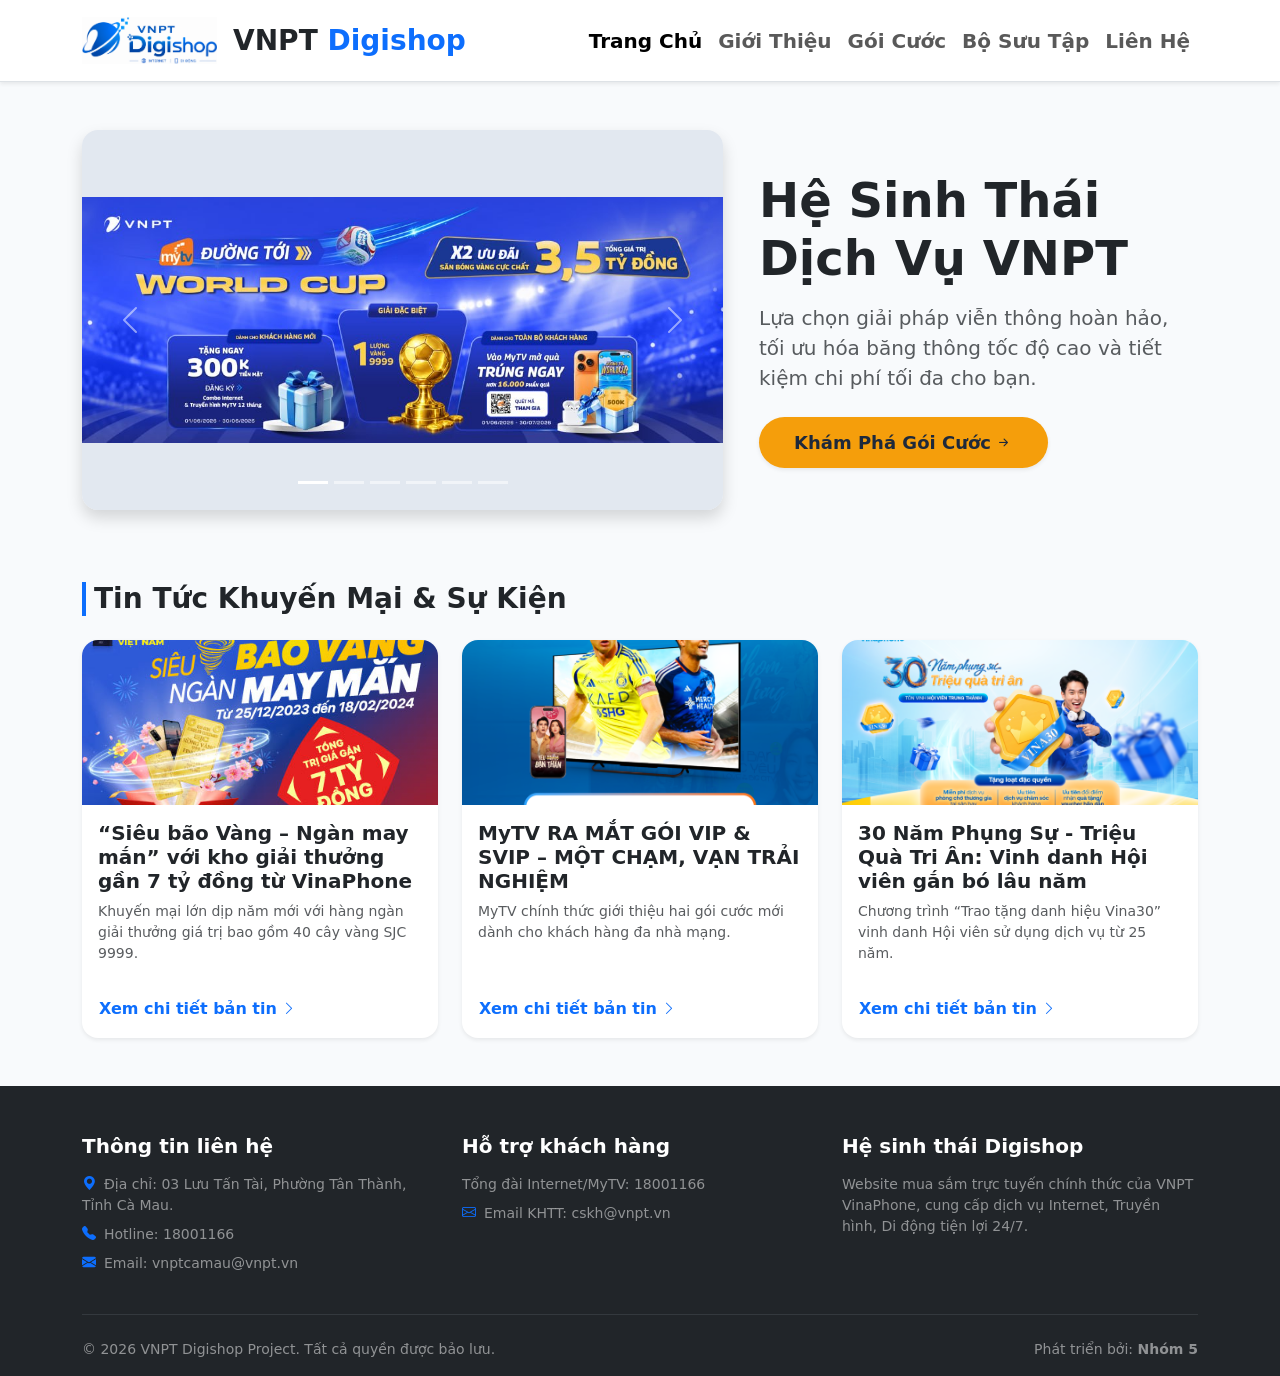
<file: index.html>
<!DOCTYPE html>
<html lang="vi">
<head>
    <meta charset="UTF-8">
    <meta name="viewport" content="width=device-width, initial-scale=1.0">
    <title>VNPT Digishop - Kênh Bán Hàng Trực Tuyến Chính Thức</title>
    <link href="https://cdn.jsdelivr.net/npm/bootstrap@5.3.3/dist/css/bootstrap.min.css" rel="stylesheet">
    <link href="https://cdn.jsdelivr.net/npm/bootstrap-icons@1.11.3/font/bootstrap-icons.min.css" rel="stylesheet">
    <link rel="stylesheet" href="./assets/css/style.css">
    <link rel="icon" type="image/x-icon" href="./assets/images/favicon.ico">
</head>
<body>

    <nav class="navbar navbar-expand-lg navbar-light bg-white sticky-top border-bottom shadow-sm">
        <div class="container">
            <a class="navbar-brand d-flex align-items-center" href="./index.html">
                <img src="./assets/images/logo-vnpt.jpg" alt="Logo VNPT" class="logo-img-large" onerror="this.src='https://placehold.co/135x60?text=VNPT+LOGO'">
                <span class="fw-bold text-dark fs-3 ms-3">VNPT <span class="text-primary">Digishop</span></span>
            </a>
            <button class="navbar-toggler" type="button" data-bs-toggle="collapse" data-bs-target="#vnptNavbar">
                <span class="navbar-toggler-icon"></span>
            </button>
            <div class="collapse navbar-collapse" id="vnptNavbar">
                <ul class="navbar-nav ms-auto fw-semibold fs-5">
                    <li class="nav-item"><a class="nav-link active" href="./index.html">Trang Chủ</a></li>
                    <li class="nav-item"><a class="nav-link" href="./pages/about.html">Giới Thiệu</a></li>
                    <li class="nav-item"><a class="nav-link" href="./pages/services.html">Gói Cước</a></li>
                    <li class="nav-item"><a class="nav-link" href="./pages/gallery.html">Bộ Sưu Tập</a></li>
                    <li class="nav-item"><a class="nav-link" href="./pages/contact.html">Liên Hệ</a></li>
                </ul>
            </div>
        </div>
    </nav>

    <main class="container py-5">
        <div class="row align-items-center g-4">
            <div class="col-lg-7">
                <div id="homeSlider" class="carousel slide shadow rounded-4 overflow-hidden bg-light" data-bs-ride="carousel" data-bs-interval="4000">
                    <div class="carousel-indicators">
                        <button type="button" data-bs-target="#homeSlider" data-bs-slide-to="0" class="active"></button>
                        <button type="button" data-bs-target="#homeSlider" data-bs-slide-to="1"></button>
                        <button type="button" data-bs-target="#homeSlider" data-bs-slide-to="2"></button>
                        <button type="button" data-bs-target="#homeSlider" data-bs-slide-to="3"></button>
                        <button type="button" data-bs-target="#homeSlider" data-bs-slide-to="4"></button>
                        <button type="button" data-bs-target="#homeSlider" data-bs-slide-to="5"></button>
                    </div>
                    <div class="carousel-inner">
                        <div class="carousel-item active"><img src="./assets/images/1.jpg" class="d-block w-100 hero-slide-img" alt="Slide 1" onerror="this.src='https://images.unsplash.com/photo-1544197150-b99a580bb7a8?w=800'"></div>
                        <div class="carousel-item"><img src="./assets/images/2.jpg" class="d-block w-100 hero-slide-img" alt="Slide 2" onerror="this.src='https://images.unsplash.com/photo-1451187580459-43490279c0fa?w=800'"></div>
                        <div class="carousel-item"><img src="./assets/images/3.jpg" class="d-block w-100 hero-slide-img" alt="Slide 3" onerror="this.src='https://images.unsplash.com/photo-1551434678-e076c223a692?w=800'"></div>
                        <div class="carousel-item"><img src="./assets/images/4.jpg" class="d-block w-100 hero-slide-img" alt="Slide 4" onerror="this.src='https://images.unsplash.com/photo-1600585154340-be6161a56a0c?w=800'"></div>
                        <div class="carousel-item"><img src="./assets/images/5.jpg" class="d-block w-100 hero-slide-img" alt="Slide 5" onerror="this.src='https://images.unsplash.com/photo-1558002038-1055907df827?w=800'"></div>
                        <div class="carousel-item"><img src="./assets/images/6.jpg" class="d-block w-100 hero-slide-img" alt="Slide 6" onerror="this.src='https://images.unsplash.com/photo-1542744094-3a31f103e35f?w=800'"></div>
                    </div>
                    <button class="carousel-control-prev" type="button" data-bs-target="#homeSlider" data-bs-slide="prev"><span class="carousel-control-prev-icon"></span></button>
                    <button class="carousel-control-next" type="button" data-bs-target="#homeSlider" data-bs-slide="next"><span class="carousel-control-next-icon"></span></button>
                </div>
            </div>

            <div class="col-lg-5 text-center text-lg-start ps-lg-4">
                <h1 class="fw-bold text-dark display-5 mb-3">Hệ Sinh Thái Dịch Vụ VNPT</h1>
                <p class="text-muted fs-5 mb-4">Lựa chọn giải pháp viễn thông hoàn hảo, tối ưu hóa băng thông tốc độ cao và tiết kiệm chi phí tối đa cho bạn.</p>
                <a href="./pages/services.html" class="btn btn-cta-services shadow-sm">
                    Khám Phá Gói Cước <i class="bi bi-arrow-right-short ms-1"></i>
                </a>
            </div>
        </div>

        <section class="mt-5 pt-4">
            <h3 class="fw-bold text-dark text-start mb-4 border-start border-4 border-primary ps-2">Tin Tức Khuyến Mại & Sự Kiện</h3>
            <div class="row g-4">
                <div class="col-md-4">
                    <div class="card h-100 border-0 shadow-sm overflow-hidden card-news">
                        <img src="./assets/images/thumb-1.jpg" class="news-thumb" alt="Bản tin 1" onerror="this.src='https://images.unsplash.com/photo-1607082348824-0a96f2a4b9da?w=400'">
                        <div class="card-body text-start d-flex flex-column">
                            <h5 class="card-title fw-bold text-dark mb-2">“Siêu bão Vàng – Ngàn may mắn” với kho giải thưởng gần 7 tỷ đồng từ VinaPhone</h5>
                            <p class="card-text text-muted small flex-grow-1">Khuyến mại lớn dịp năm mới với hàng ngàn giải thưởng giá trị bao gồm 40 cây vàng SJC 9999.</p>
                            <a href="./pages/gallery.html?news=1" class="btn btn-link text-primary fw-bold p-0 text-decoration-none mt-3 text-start">Xem chi tiết bản tin <i class="bi bi-chevron-right small"></i></a>
                        </div>
                    </div>
                </div>
                <div class="col-md-4">
                    <div class="card h-100 border-0 shadow-sm overflow-hidden card-news">
                        <img src="./assets/images/thumb-2.jpg" class="news-thumb" alt="Bản tin 2" onerror="this.src='https://images.unsplash.com/photo-1593305841991-05c297ba4575?w=400'">
                        <div class="card-body text-start d-flex flex-column">
                            <h5 class="card-title fw-bold text-dark mb-2">MyTV RA MẮT GÓI VIP & SVIP – MỘT CHẠM, VẠN TRẢI NGHIỆM</h5>
                            <p class="card-text text-muted small flex-grow-1">MyTV chính thức giới thiệu hai gói cước mới dành cho khách hàng đa nhà mạng.</p>
                            <a href="./pages/gallery.html?news=2" class="btn btn-link text-primary fw-bold p-0 text-decoration-none mt-3 text-start">Xem chi tiết bản tin <i class="bi bi-chevron-right small"></i></a>
                        </div>
                    </div>
                </div>
                <div class="col-md-4">
                    <div class="card h-100 border-0 shadow-sm overflow-hidden card-news">
                        <img src="./assets/images/thumb-3.jpg" class="news-thumb" alt="Bản tin 3" onerror="this.src='https://images.unsplash.com/photo-1531403009284-440f080d1e12?w=400'">
                        <div class="card-body text-start d-flex flex-column">
                            <h5 class="card-title fw-bold text-dark mb-2">30 Năm Phụng Sự - Triệu Quà Tri Ân: Vinh danh Hội viên gắn bó lâu năm</h5>
                            <p class="card-text text-muted small flex-grow-1">Chương trình “Trao tặng danh hiệu Vina30” vinh danh Hội viên sử dụng dịch vụ từ 25 năm.</p>
                            <a href="./pages/gallery.html?news=3" class="btn btn-link text-primary fw-bold p-0 text-decoration-none mt-3 text-start">Xem chi tiết bản tin <i class="bi bi-chevron-right small"></i></a>
                        </div>
                    </div>
                </div>
            </div>
        </section>
    </main>

    <footer class="bg-dark text-white pt-5 pb-3">
        <div class="container">
            <div class="row g-4 text-start">
                <div class="col-md-4">
                    <h5 class="fw-bold text-white mb-3">Thông tin liên hệ</h5>
                    <p class="text-white-50 small mb-2"><i class="bi bi-geo-alt-fill text-primary me-2"></i>Địa chỉ: 03 Lưu Tấn Tài, Phường Tân Thành, Tỉnh Cà Mau.</p>
                    <p class="text-white-50 small mb-2"><i class="bi bi-telephone-fill text-primary me-2"></i>Hotline: 18001166</p>
                    <p class="text-white-50 small"><i class="bi bi-envelope-fill text-primary me-2"></i>Email: vnptcamau@vnpt.vn</p>
                </div>
                <div class="col-md-4">
                    <h5 class="fw-bold text-white mb-3">Hỗ trợ khách hàng</h5>
                    <p class="text-white-50 small mb-2">Tổng đài Internet/MyTV: 18001166</p>
                    <p class="text-white-50 small"><i class="bi bi-envelope text-primary me-2"></i>Email KHTT: cskh@vnpt.vn</p>
                </div>
                <div class="col-md-4">
                    <h5 class="fw-bold text-white mb-3">Hệ sinh thái Digishop</h5>
                    <p class="text-white-50 small">Website mua sắm trực tuyến chính thức của VNPT VinaPhone, cung cấp dịch vụ Internet, Truyền hình, Di động tiện lợi 24/7.</p>
                </div>
            </div>
            <hr class="border-secondary my-4">
            <div class="d-flex flex-column flex-md-row justify-content-between align-items-center text-white-50 small">
                <p class="mb-2 mb-md-0">&copy; 2026 VNPT Digishop Project. Tất cả quyền được bảo lưu.</p>
                <p class="mb-0">Phát triển bởi: <b>Nhóm 5</b></p>
            </div>
        </div>
    </footer>

    <button id="backToTopBtn"><i class="bi bi-arrow-up-short"></i></button>

    <script src="https://cdn.jsdelivr.net/npm/bootstrap@5.3.3/dist/js/bootstrap.bundle.min.js"></script>
    <script src="./assets/js/script.js"></script>
</body>
</html>
</file>
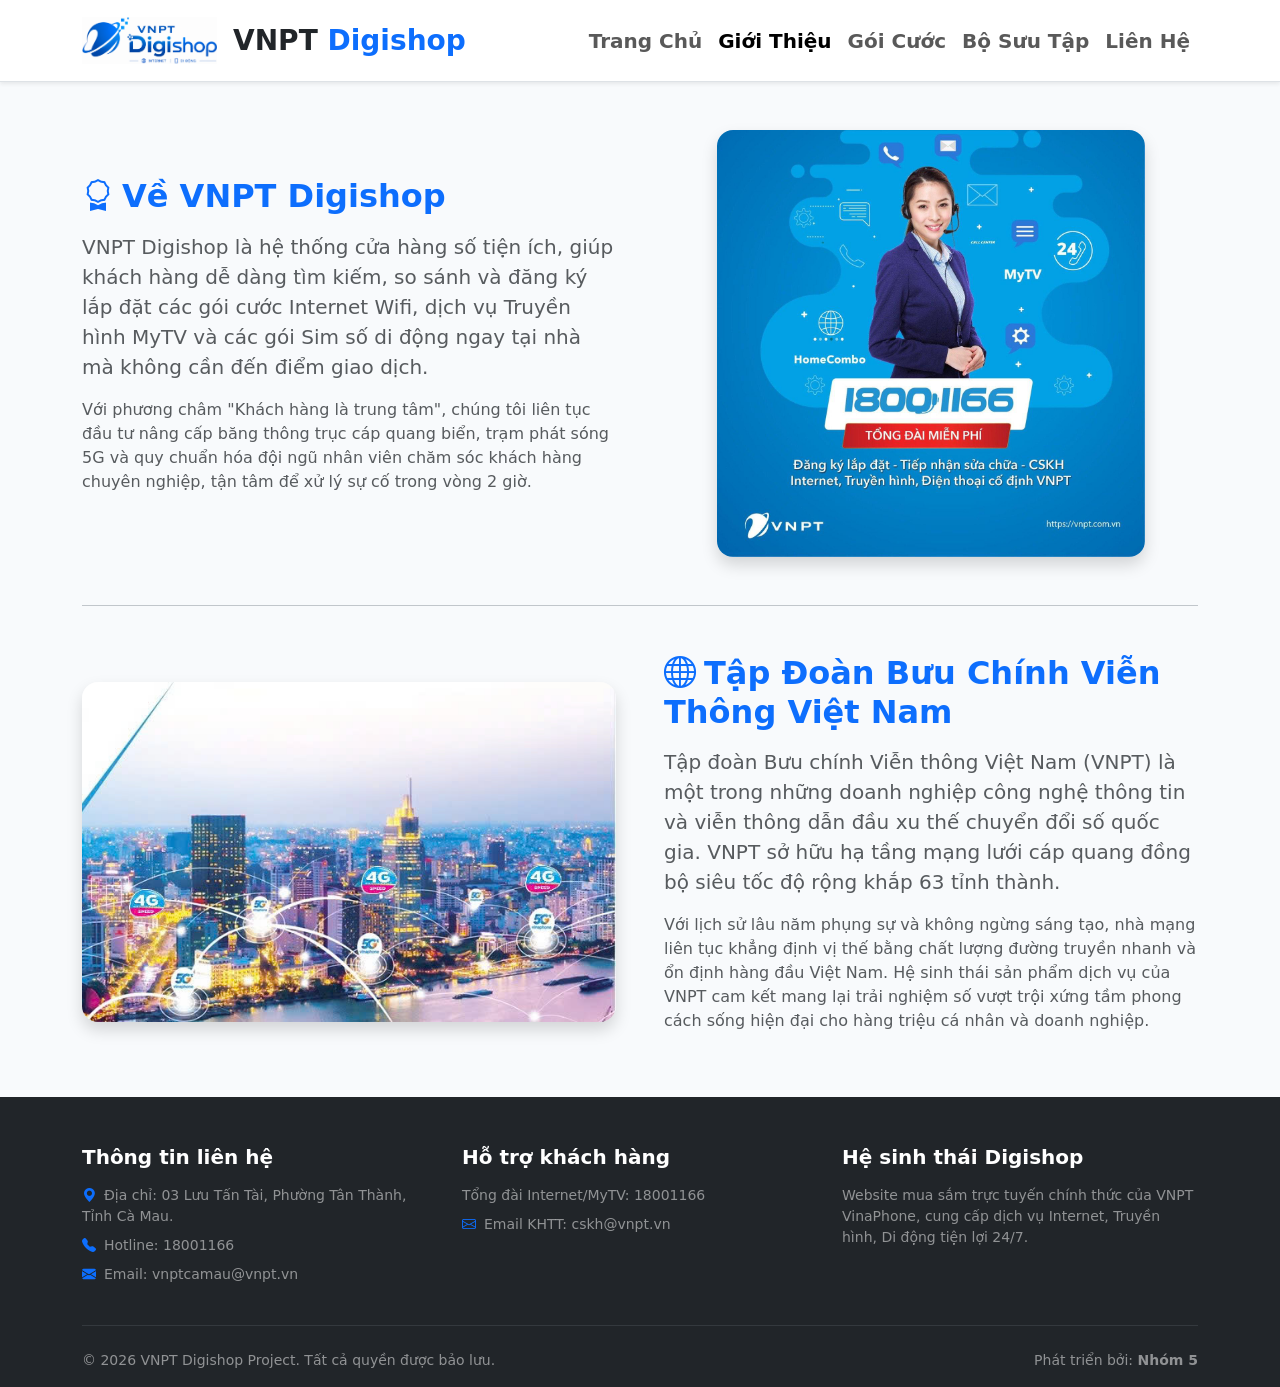
<file: pages/about.html>
<!DOCTYPE html>
<html lang="vi">
<head>
    <meta charset="UTF-8">
    <meta name="viewport" content="width=device-width, initial-scale=1.0">
    <title>Giới Thiệu - VNPT Digishop</title>
    <link href="https://cdn.jsdelivr.net/npm/bootstrap@5.3.3/dist/css/bootstrap.min.css" rel="stylesheet">
    <link href="https://cdn.jsdelivr.net/npm/bootstrap-icons@1.11.3/font/bootstrap-icons.min.css" rel="stylesheet">
    <link rel="stylesheet" href="../assets/css/style.css"> 
    <link rel="icon" type="image/x-icon" href="../assets/images/favicon.ico">
</head>
<body>

    <nav class="navbar navbar-expand-lg navbar-light bg-white sticky-top border-bottom shadow-sm">
        <div class="container">
            <a class="navbar-brand d-flex align-items-center" href="../index.html">
                <img src="../assets/images/logo-vnpt.jpg" alt="Logo VNPT" class="logo-img-large" onerror="this.src='https://placehold.co/135x60?text=VNPT+LOGO'">
                <span class="fw-bold text-dark fs-3 ms-3">VNPT <span class="text-primary">Digishop</span></span>
            </a>
            <button class="navbar-toggler" type="button" data-bs-toggle="collapse" data-bs-target="#vnptNavbar">
                <span class="navbar-toggler-icon"></span>
            </button>
            <div class="collapse navbar-collapse" id="vnptNavbar">
                <ul class="navbar-nav ms-auto fw-semibold fs-5">
                    <li class="nav-item"><a class="nav-link" href="../index.html">Trang Chủ</a></li>
                    <li class="nav-item"><a class="nav-link active" href="./about.html">Giới Thiệu</a></li>
                    <li class="nav-item"><a class="nav-link" href="./services.html">Gói Cước</a></li>
                    <li class="nav-item"><a class="nav-link" href="./gallery.html">Bộ Sưu Tập</a></li>
                    <li class="nav-item"><a class="nav-link" href="./contact.html">Liên Hệ</a></li>
                </ul>
            </div>
        </div>
    </nav>

    <main class="container py-5">
        <div class="row align-items-center g-5 mb-5">
            <div class="col-md-6">
                <h2 class="fw-bold text-primary mb-3"><i class="bi bi-award me-2"></i>Về VNPT Digishop</h2>
                <p class="text-muted fs-5">VNPT Digishop là hệ thống cửa hàng số tiện ích, giúp khách hàng dễ dàng tìm kiếm, so sánh và đăng ký lắp đặt các gói cước Internet Wifi, dịch vụ Truyền hình MyTV và các gói Sim số di động ngay tại nhà mà không cần đến điểm giao dịch.</p>
                <p class="text-muted">Với phương châm "Khách hàng là trung tâm", chúng tôi liên tục đầu tư nâng cấp băng thông trục cáp quang biển, trạm phát sóng 5G và quy chuẩn hóa đội ngũ nhân viên chăm sóc khách hàng chuyên nghiệp, tận tâm để xử lý sự cố trong vòng 2 giờ.</p>
            </div>
<div class="col-md-6 text-center">
                <img src="../assets/images/cskh-vnpt.jpg" alt="Nhân viên CSKH VNPT" class="img-fluid rounded-4 shadow" onerror="this.src='https://images.unsplash.com/photo-1573497019940-1c28c88b4f3e?w=600'">
            </div>
        </div>

        <hr class="my-5 opacity-25">

        <div class="row align-items-center g-5">
            <div class="col-md-6 order-md-2">
                <h2 class="fw-bold text-primary mb-3"><i class="bi bi-globe me-2"></i>Tập Đoàn Bưu Chính Viễn Thông Việt Nam</h2>
                <p class="text-muted fs-5">Tập đoàn Bưu chính Viễn thông Việt Nam (VNPT) là một trong những doanh nghiệp công nghệ thông tin và viễn thông dẫn đầu xu thế chuyển đổi số quốc gia. VNPT sở hữu hạ tầng mạng lưới cáp quang đồng bộ siêu tốc độ rộng khắp 63 tỉnh thành.</p>
                <p class="text-muted">Với lịch sử lâu năm phụng sự và không ngừng sáng tạo, nhà mạng liên tục khẳng định vị thế bằng chất lượng đường truyền nhanh và ổn định hàng đầu Việt Nam. Hệ sinh thái sản phẩm dịch vụ của VNPT cam kết mang lại trải nghiệm số vượt trội xứng tầm phong cách sống hiện đại cho hàng triệu cá nhân và doanh nghiệp.</p>
            </div>
            <div class="col-md-6 order-md-1 text-center">
                <img src="../assets/images/hatang-vnpt.jpg" alt="Hạ tầng công nghệ VNPT" class="img-fluid rounded-4 shadow" onerror="this.src='https://images.unsplash.com/photo-1451187580459-43490279c0fa?w=600'">
            </div>
        </div>
    </main>

    <footer class="bg-dark text-white pt-5 pb-3">
        <div class="container">
            <div class="row g-4 text-start">
                <div class="col-md-4">
                    <h5 class="fw-bold text-white mb-3">Thông tin liên hệ</h5>
                    <p class="text-white-50 small mb-2"><i class="bi bi-geo-alt-fill text-primary me-2"></i>Địa chỉ: 03 Lưu Tấn Tài, Phường Tân Thành, Tỉnh Cà Mau.</p>
                    <p class="text-white-50 small mb-2"><i class="bi bi-telephone-fill text-primary me-2"></i>Hotline: 18001166</p>
                    <p class="text-white-50 small"><i class="bi bi-envelope-fill text-primary me-2"></i>Email: vnptcamau@vnpt.vn</p>
                </div>
                <div class="col-md-4">
                    <h5 class="fw-bold text-white mb-3">Hỗ trợ khách hàng</h5>
                    <p class="text-white-50 small mb-2">Tổng đài Internet/MyTV: 18001166</p>
                    <p class="text-white-50 small"><i class="bi bi-envelope text-primary me-2"></i>Email KHTT: cskh@vnpt.vn</p>
                </div>
                <div class="col-md-4">
                    <h5 class="fw-bold text-white mb-3">Hệ sinh thái Digishop</h5>
<p class="text-white-50 small">Website mua sắm trực tuyến chính thức của VNPT VinaPhone, cung cấp dịch vụ Internet, Truyền hình, Di động tiện lợi 24/7.</p>
                </div>
            </div>
            <hr class="border-secondary my-4">
            <div class="d-flex flex-column flex-md-row justify-content-between align-items-center text-white-50 small">
                <p class="mb-2 mb-md-0">&copy; 2026 VNPT Digishop Project. Tất cả quyền được bảo lưu.</p>
                <p class="mb-0">Phát triển bởi: <b>Nhóm 5</b></p>
            </div>
        </div>
    </footer>

    <button id="backToTopBtn"><i class="bi bi-arrow-up-short"></i></button>
    <script src="https://cdn.jsdelivr.net/npm/bootstrap@5.3.3/dist/js/bootstrap.bundle.min.js"></script>
    <script src="../assets/js/script.js"></script>
</body>
</html>
</file>
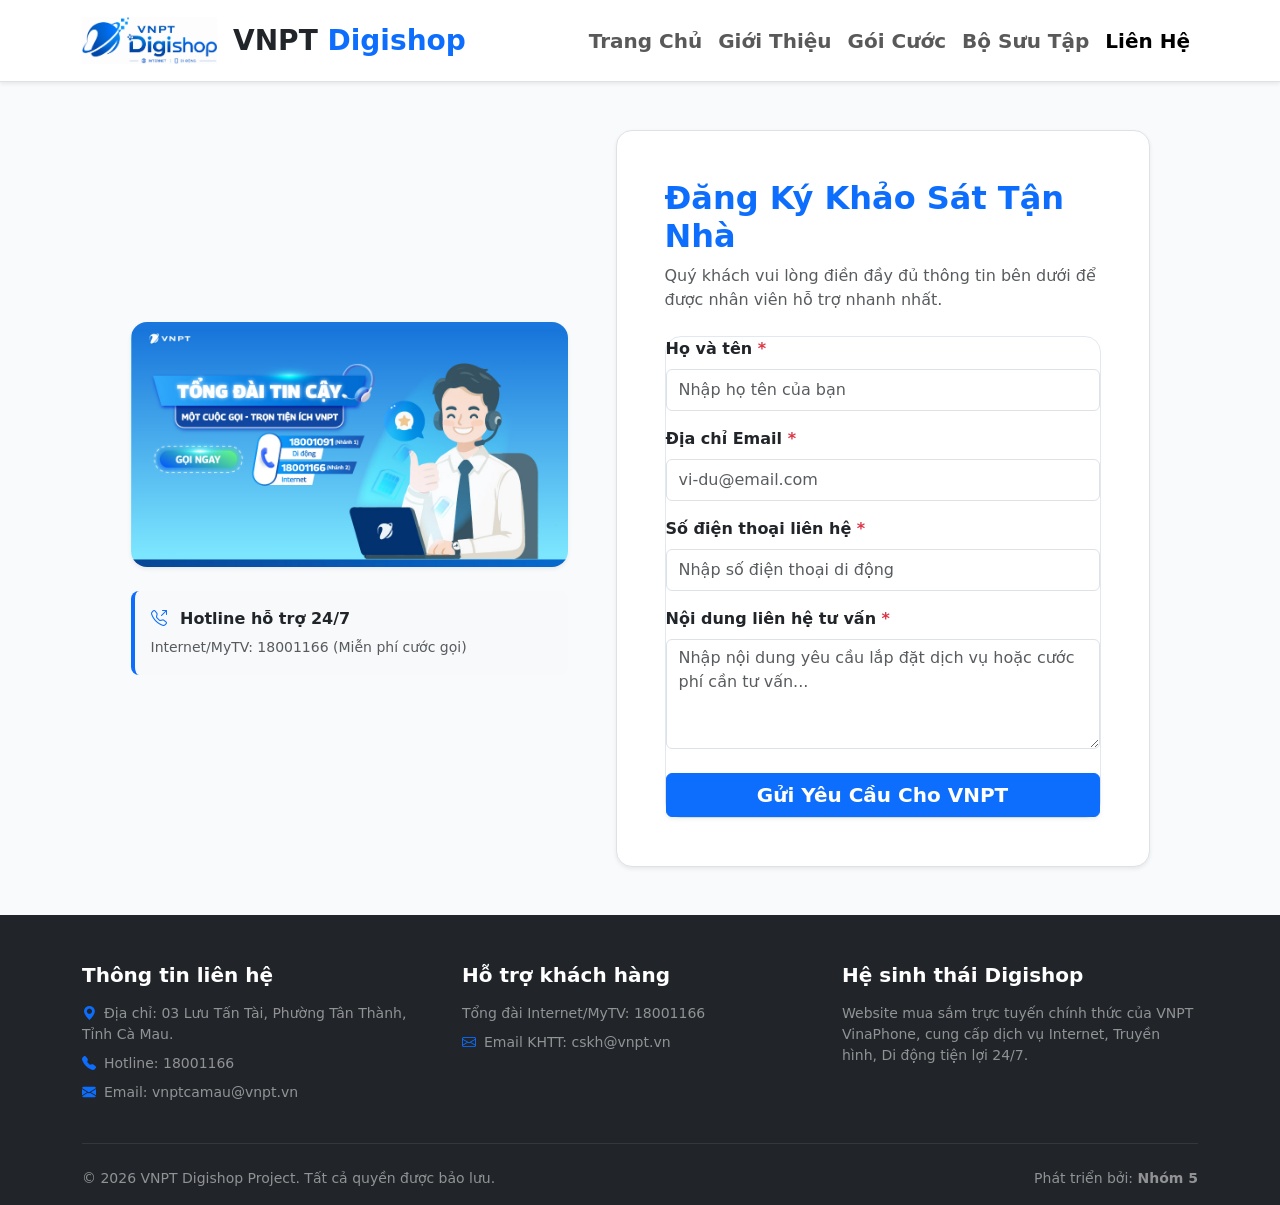
<file: pages/contact.html>
<!DOCTYPE html>
<html lang="vi">
<head>
    <meta charset="UTF-8">
    <meta name="viewport" content="width=device-width, initial-scale=1.0">
    <title>Liên Hệ Tư Vấn - VNPT Digishop</title>
    <link href="https://cdn.jsdelivr.net/npm/bootstrap@5.3.3/dist/css/bootstrap.min.css" rel="stylesheet">
    <link href="https://cdn.jsdelivr.net/npm/bootstrap-icons@1.11.3/font/bootstrap-icons.min.css" rel="stylesheet">
    <link rel="stylesheet" href="../assets/css/style.css">
    <link rel="icon" type="image/x-icon" href="../assets/images/favicon.ico">
</head>
<body>

    <nav class="navbar navbar-expand-lg navbar-light bg-white sticky-top border-bottom shadow-sm">
        <div class="container">
            <a class="navbar-brand d-flex align-items-center" href="../index.html">
                <img src="../assets/images/logo-vnpt.jpg" alt="Logo VNPT" class="logo-img-large" onerror="this.src='https://placehold.co/135x60?text=VNPT+LOGO'">
                <span class="fw-bold text-dark fs-3 ms-3">VNPT <span class="text-primary">Digishop</span></span>
            </a>
            <button class="navbar-toggler" type="button" data-bs-toggle="collapse" data-bs-target="#vnptNavbar">
                <span class="navbar-toggler-icon"></span>
            </button>
            <div class="collapse navbar-collapse" id="vnptNavbar">
                <ul class="navbar-nav ms-auto fw-semibold fs-5">
                    <li class="nav-item"><a class="nav-link" href="../index.html">Trang Chủ</a></li>
                    <li class="nav-item"><a class="nav-link" href="./about.html">Giới Thiệu</a></li>
                    <li class="nav-item"><a class="nav-link" href="./services.html">Gói Cước</a></li>
                    <li class="nav-item"><a class="nav-link" href="./gallery.html">Bộ Sưu Tập</a></li>
                    <li class="nav-item"><a class="nav-link active" href="./contact.html">Liên Hệ</a></li>
                </ul>
            </div>
        </div>
    </nav>

    <main class="container py-5">
        <div class="row justify-content-center align-items-center g-5">
            <div class="col-lg-5 d-none d-lg-block">
                <div class="position-sticky" style="top: 100px;">
                    <img src="../assets/images/lienhe.jpg" alt="Liên hệ VNPT" class="img-fluid rounded-4 shadow-sm" onerror="this.src='https://images.unsplash.com/photo-1534536281715-e28d76689b4d?w=600'">
                    <div class="mt-4 p-3 bg-light rounded-3 text-start border-start border-4 border-primary">
                        <p class="mb-1 fw-bold text-dark"><i class="bi bi-telephone-outbound me-2 text-primary"></i> Hotline hỗ trợ 24/7</p>
                        <span class="text-muted small">Internet/MyTV: 18001166 (Miễn phí cước gọi)</span>
                    </div>
                </div>
            </div>

            <div class="col-lg-6 col-md-10">
                <div class="bg-white p-4 p-sm-5 rounded-4 shadow-sm border">
                    <div class="text-center text-lg-start mb-4">
                        <h2 class="fw-bold text-primary mb-2">Đăng Ký Khảo Sát Tận Nhà</h2>
                        <p class="text-muted">Quý khách vui lòng điền đầy đủ thông tin bên dưới để được nhân viên hỗ trợ nhanh nhất.</p>
                    </div>

                    <form id="consultationForm" novalidate>
                        <div class="mb-3 text-start">
                            <label for="fullName" class="form-label fw-semibold text-dark">Họ và tên <span class="text-danger">*</span></label>
                            <input type="text" class="form-control py-2" id="fullName" placeholder="Nhập họ tên của bạn">
                            <div class="invalid-feedback" id="nameError">Vui lòng điền họ và tên.</div>
                        </div>
                        
                        <div class="mb-3 text-start">
                            <label for="email" class="form-label fw-semibold text-dark">Địa chỉ Email <span class="text-danger">*</span></label>
                            <input type="email" class="form-control py-2" id="email" placeholder="vi-du@email.com">
                            <div class="invalid-feedback" id="emailError">Định dạng email chưa hợp lệ.</div>
                        </div>
                        
                        <div class="mb-3 text-start">
                            <label for="phoneNumber" class="form-label fw-semibold text-dark">Số điện thoại liên hệ <span class="text-danger">*</span></label>
                            <input type="tel" class="form-control py-2" id="phoneNumber" placeholder="Nhập số điện thoại di động">
                            <div class="invalid-feedback" id="phoneError">Số điện thoại không đúng định dạng.</div>
                        </div>
                        
                        <div class="mb-4 text-start">
                            <label for="message" class="form-label fw-semibold text-dark">Nội dung liên hệ tư vấn <span class="text-danger">*</span></label>
                            <textarea class="form-control" id="message" rows="4" placeholder="Nhập nội dung yêu cầu lắp đặt dịch vụ hoặc cước phí cần tư vấn..."></textarea>
                            <div class="invalid-feedback" id="messageError">Nội dung tư vấn phải từ 5 ký tự trở lên.</div>
                        </div>
                        
                        <button type="submit" class="btn btn-primary w-100 fw-bold py-2.5 fs-5 shadow-sm transition-effect">Gửi Yêu Cầu Cho VNPT</button>
                    </form>
                </div>
            </div>
        </div>
    </main>

    <footer class="bg-dark text-white pt-5 pb-3">
        <div class="container">
            <div class="row g-4 text-start">
                <div class="col-md-4">
                    <h5 class="fw-bold text-white mb-3">Thông tin liên hệ</h5>
                    <p class="text-white-50 small mb-2"><i class="bi bi-geo-alt-fill text-primary me-2"></i>Địa chỉ: 03 Lưu Tấn Tài, Phường Tân Thành, Tỉnh Cà Mau.</p>
                    <p class="text-white-50 small mb-2"><i class="bi bi-telephone-fill text-primary me-2"></i>Hotline: 18001166</p>
                    <p class="text-white-50 small"><i class="bi bi-envelope-fill text-primary me-2"></i>Email: vnptcamau@vnpt.vn</p>
                </div>
                <div class="col-md-4">
                    <h5 class="fw-bold text-white mb-3">Hỗ trợ khách hàng</h5>
                    <p class="text-white-50 small mb-2">Tổng đài Internet/MyTV: 18001166</p>
                    <p class="text-white-50 small"><i class="bi bi-envelope text-primary me-2"></i>Email KHTT: cskh@vnpt.vn</p>
                </div>
                <div class="col-md-4">
                    <h5 class="fw-bold text-white mb-3">Hệ sinh thái Digishop</h5>
                    <p class="text-white-50 small">Website mua sắm trực tuyến chính thức của VNPT VinaPhone, cung cấp dịch vụ Internet, Truyền hình, Di động tiện lợi 24/7.</p>
                </div>
            </div>
            <hr class="border-secondary my-4">
            <div class="d-flex flex-column flex-md-row justify-content-between align-items-center text-white-50 small">
                <p class="mb-2 mb-md-0">&copy; 2026 VNPT Digishop Project. Tất cả quyền được bảo lưu.</p>
                <p class="mb-0">Phát triển bởi: <b>Nhóm 5</b></p>
            </div>
        </div>
    </footer>

    <button id="backToTopBtn"><i class="bi bi-arrow-up-short"></i></button>
    <script src="https://cdn.jsdelivr.net/npm/bootstrap@5.3.3/dist/js/bootstrap.bundle.min.js"></script>
    <script src="../assets/js/script.js"></script>
</body>
</html>
</file>
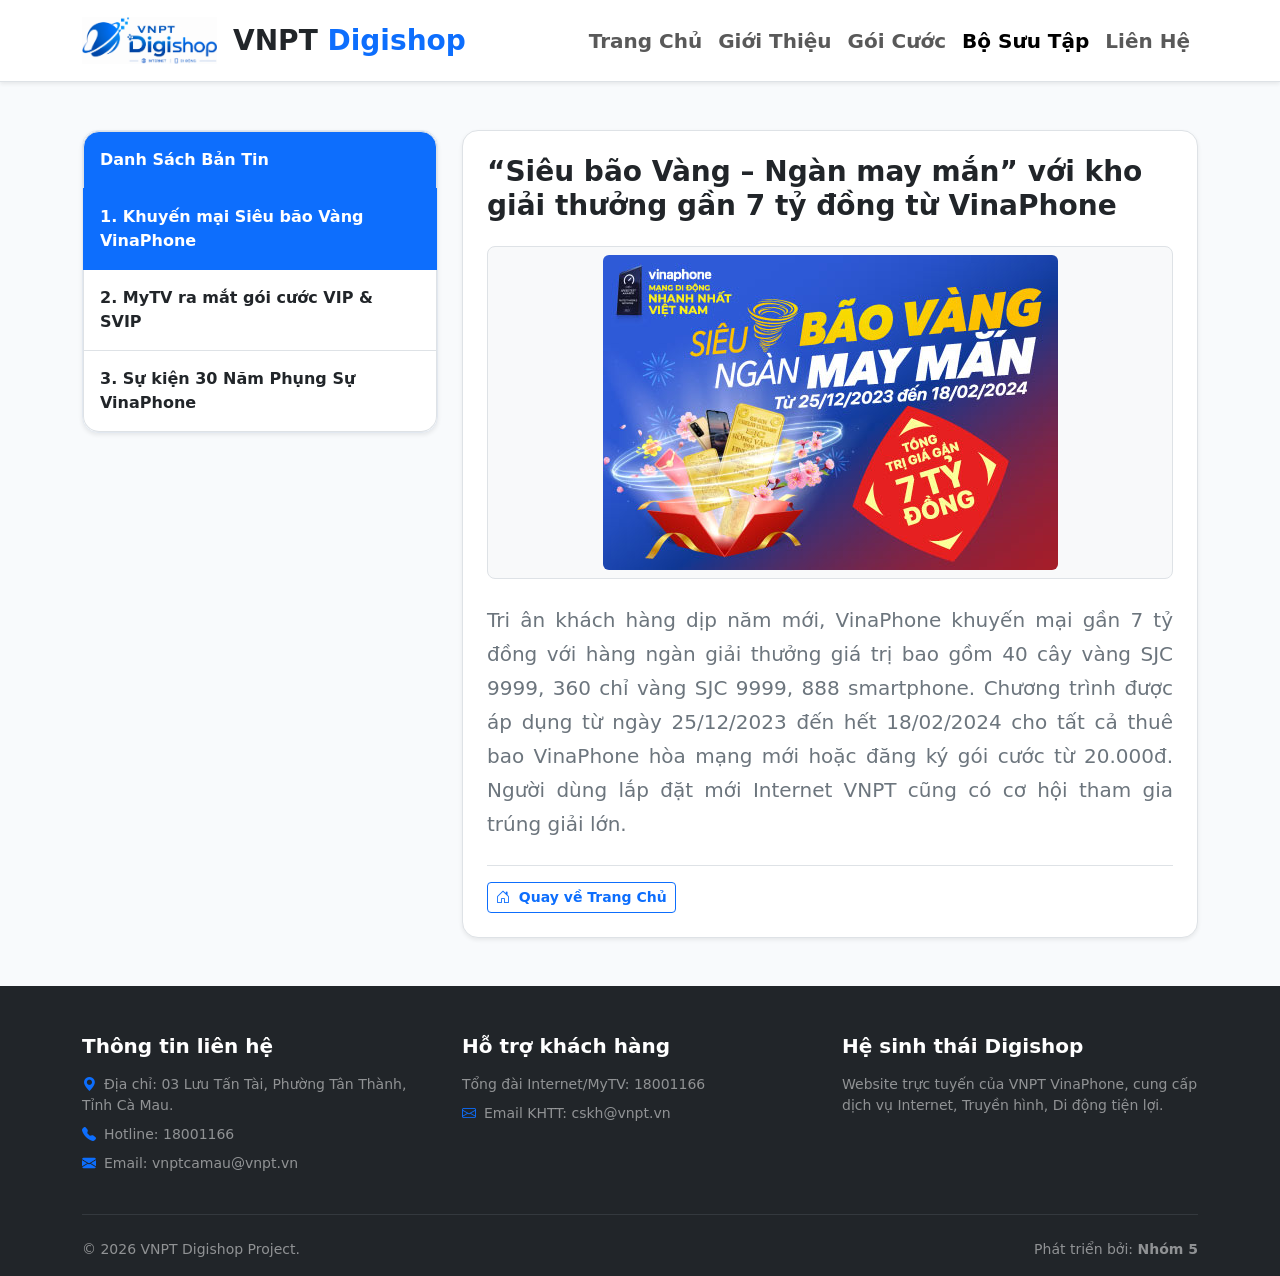
<file: pages/gallery.html>
<!DOCTYPE html>
<html lang="vi">
<head>
    <meta charset="UTF-8">
    <meta name="viewport" content="width=device-width, initial-scale=1.0">
    <title>Bộ Sưu Tập & Bản Tin - VNPT Digishop</title>
    <link href="https://cdn.jsdelivr.net/npm/bootstrap@5.3.3/dist/css/bootstrap.min.css" rel="stylesheet">
    <link href="https://cdn.jsdelivr.net/npm/bootstrap-icons@1.11.3/font/bootstrap-icons.min.css" rel="stylesheet">
    <link rel="stylesheet" href="../assets/css/style.css">
    <link rel="icon" type="image/x-icon" href="../assets/images/favicon.ico">
</head>
<body>

    <nav class="navbar navbar-expand-lg navbar-light bg-white sticky-top border-bottom shadow-sm">
        <div class="container">
            <a class="navbar-brand d-flex align-items-center" href="../index.html">
                <img src="../assets/images/logo-vnpt.jpg" alt="Logo VNPT" class="logo-img-large" onerror="this.src='https://placehold.co/135x60?text=VNPT+LOGO'">
                <span class="fw-bold text-dark fs-3 ms-3">VNPT <span class="text-primary">Digishop</span></span>
            </a>
            <button class="navbar-toggler" type="button" data-bs-toggle="collapse" data-bs-target="#vnptNavbar">
                <span class="navbar-toggler-icon"></span>
            </button>
            <div class="collapse navbar-collapse" id="vnptNavbar">
                <ul class="navbar-nav ms-auto fw-semibold fs-5">
                    <li class="nav-item"><a class="nav-link" href="../index.html">Trang Chủ</a></li>
                    <li class="nav-item"><a class="nav-link" href="./about.html">Giới Thiệu</a></li>
                    <li class="nav-item"><a class="nav-link" href="./services.html">Gói Cước</a></li>
                    <li class="nav-item"><a class="nav-link active" href="./gallery.html">Bộ Sưu Tập</a></li>
                    <li class="nav-item"><a class="nav-link" href="./contact.html">Liên Hệ</a></li>
                </ul>
            </div>
        </div>
    </nav>

    <main class="container py-5">
        <div class="row g-4">
            <div class="col-md-4">
                <div class="list-group shadow-sm sticky-top" style="top: 100px;">
                    <div class="list-group-item bg-primary text-white fw-bold py-3">Danh Sách Bản Tin</div>
                    <a href="?news=1" class="list-group-item list-group-item-action fw-semibold py-3" id="lnk-news-1">1. Khuyến mại Siêu bão Vàng VinaPhone</a>
                    <a href="?news=2" class="list-group-item list-group-item-action fw-semibold py-3" id="lnk-news-2">2. MyTV ra mắt gói cước VIP & SVIP</a>
                    <a href="?news=3" class="list-group-item list-group-item-action fw-semibold py-3" id="lnk-news-3">3. Sự kiện 30 Năm Phụng Sự VinaPhone</a>
                </div>
            </div>

            <div class="col-md-8">
                <div class="bg-white p-4 rounded-4 shadow-sm border text-start" id="newsDisplayArea">
                    </div>
            </div>
        </div>
    </main>

    <footer class="bg-dark text-white pt-5 pb-3">
        <div class="container">
            <div class="row g-4 text-start">
                <div class="col-md-4">
                    <h5 class="fw-bold text-white mb-3">Thông tin liên hệ</h5>
                    <p class="text-white-50 small mb-2"><i class="bi bi-geo-alt-fill text-primary me-2"></i>Địa chỉ: 03 Lưu Tấn Tài, Phường Tân Thành, Tỉnh Cà Mau.</p>
                    <p class="text-white-50 small mb-2"><i class="bi bi-telephone-fill text-primary me-2"></i>Hotline: 18001166</p>
                    <p class="text-white-50 small"><i class="bi bi-envelope-fill text-primary me-2"></i>Email: vnptcamau@vnpt.vn</p>
                </div>
                <div class="col-md-4">
                    <h5 class="fw-bold text-white mb-3">Hỗ trợ khách hàng</h5>
                    <p class="text-white-50 small mb-2">Tổng đài Internet/MyTV: 18001166</p>
                    <p class="text-white-50 small"><i class="bi bi-envelope text-primary me-2"></i>Email KHTT: cskh@vnpt.vn</p>
                </div>
                <div class="col-md-4">
                    <h5 class="fw-bold text-white mb-3">Hệ sinh thái Digishop</h5>
                    <p class="text-white-50 small">Website trực tuyến của VNPT VinaPhone, cung cấp dịch vụ Internet, Truyền hình, Di động tiện lợi.</p>
                </div>
            </div>
            <hr class="border-secondary my-4">
            <div class="d-flex flex-column flex-md-row justify-content-between align-items-center text-white-50 small">
                <p class="mb-2 mb-md-0">&copy; 2026 VNPT Digishop Project.</p>
                <p class="mb-0">Phát triển bởi: <b>Nhóm 5</b></p>
            </div>
        </div>
    </footer>

    <button id="backToTopBtn"><i class="bi bi-arrow-up-short"></i></button>

    <script src="https://cdn.jsdelivr.net/npm/bootstrap@5.3.3/dist/js/bootstrap.bundle.min.js"></script>
    <script src="../assets/js/script.js"></script>
    
    <script>
        const newsRepository = {
            "1": {
                title: "“Siêu bão Vàng – Ngàn may mắn” với kho giải thưởng gần 7 tỷ đồng từ VinaPhone",
                img: "../assets/images/bangtin-1.jpg",
                text: `Tri ân khách hàng dịp năm mới, VinaPhone khuyến mại gần 7 tỷ đồng với hàng ngàn giải thưởng giá trị bao gồm 40 cây vàng SJC 9999, 360 chỉ vàng SJC 9999, 888 smartphone. Chương trình được áp dụng từ ngày 25/12/2023 đến hết 18/02/2024 cho tất cả thuê bao VinaPhone hòa mạng mới hoặc đăng ký gói cước từ 20.000đ. Người dùng lắp đặt mới Internet VNPT cũng có cơ hội tham gia trúng giải lớn.`
            },
            "2": {
                title: "MyTV RA MẮT GÓI VIP & SVIP – MỘT CHẠM, VẠN TRẢI NGHIỆM",
                img: "../assets/images/bangtin-2.jpg",
                text: `MyTV chính thức giới thiệu hai gói cước mới – VIP và SVIP – dành cho khách hàng sử dụng đa nhà mạng tại Việt Nam. Với kho nội dung phong phú gồm hơn 130 kênh đặc sắc đối với gói VIP (giá từ 59k/tháng) và gần 180 kênh truyền hình thể thao K+, SCTV, VTVcab trọn vẹn giải Ngoại hạng Anh đối với gói cao cấp SVIP (giá 199k/tháng).`
            },
            "3": {
                title: "30 Năm Phụng Sự - Triệu Quà Tri Ân: Vinh danh Hội viên gắn bó lâu năm",
                img: "../assets/images/bangtin-3.jpg",
                text: `Nằm trong chuỗi hoạt động kỷ niệm cột mốc 30 năm, VinaPhone chính thức ra mắt chương trình “Trao tặng danh hiệu Vina30” áp dụng từ ngày 15/06 đến hết ngày 31/12/2026. Chương trình dành cho toàn bộ Hội viên VinaPhone Plus có thời gian sử dụng liên tục từ 25 năm trở lên, mang lại đặc quyền miễn phí phòng chờ thương gia sân bay trọn đời.`
            }
        };

        const urlParams = new URLSearchParams(window.location.search);
        const activeId = urlParams.get('news') || "1";
        const selectedNews = newsRepository[activeId];

        // Đổi trạng thái active trên thanh menu bên
        const activeLink = document.getElementById(`lnk-news-${activeId}`);
        if(activeLink) activeLink.classList.add("active", "bg-primary", "text-white");

        // Đổ dữ liệu văn bản vào khu vực chính
        const displayArea = document.getElementById("newsDisplayArea");
        if (selectedNews && displayArea) {
            displayArea.innerHTML = `
                <h3 class="fw-bold text-dark mb-3">${selectedNews.title}</h3>
                <div class="news-main-img-box text-center my-4 border rounded-3 p-2 bg-light">
                    <img src="${selectedNews.img}" class="img-fluid rounded" alt="Hình ảnh bản tin" style="max-height:420px; object-fit:contain;" onerror="this.src='https://placehold.co/800x400?text=VNPT+NEWS+IMAGE'">
                </div>
                <p class="fs-5 text-secondary" style="line-height:1.7; text-align:justify;">${selectedNews.text}</p>
                <div class="mt-4 border-top pt-3">
                    <a href="../index.html" class="btn btn-sm btn-outline-primary fw-bold"><i class="bi bi-house-door me-1"></i> Quay về Trang Chủ</a>
                </div>
            `;
        }
    </script>
</body>
</html>
</file>
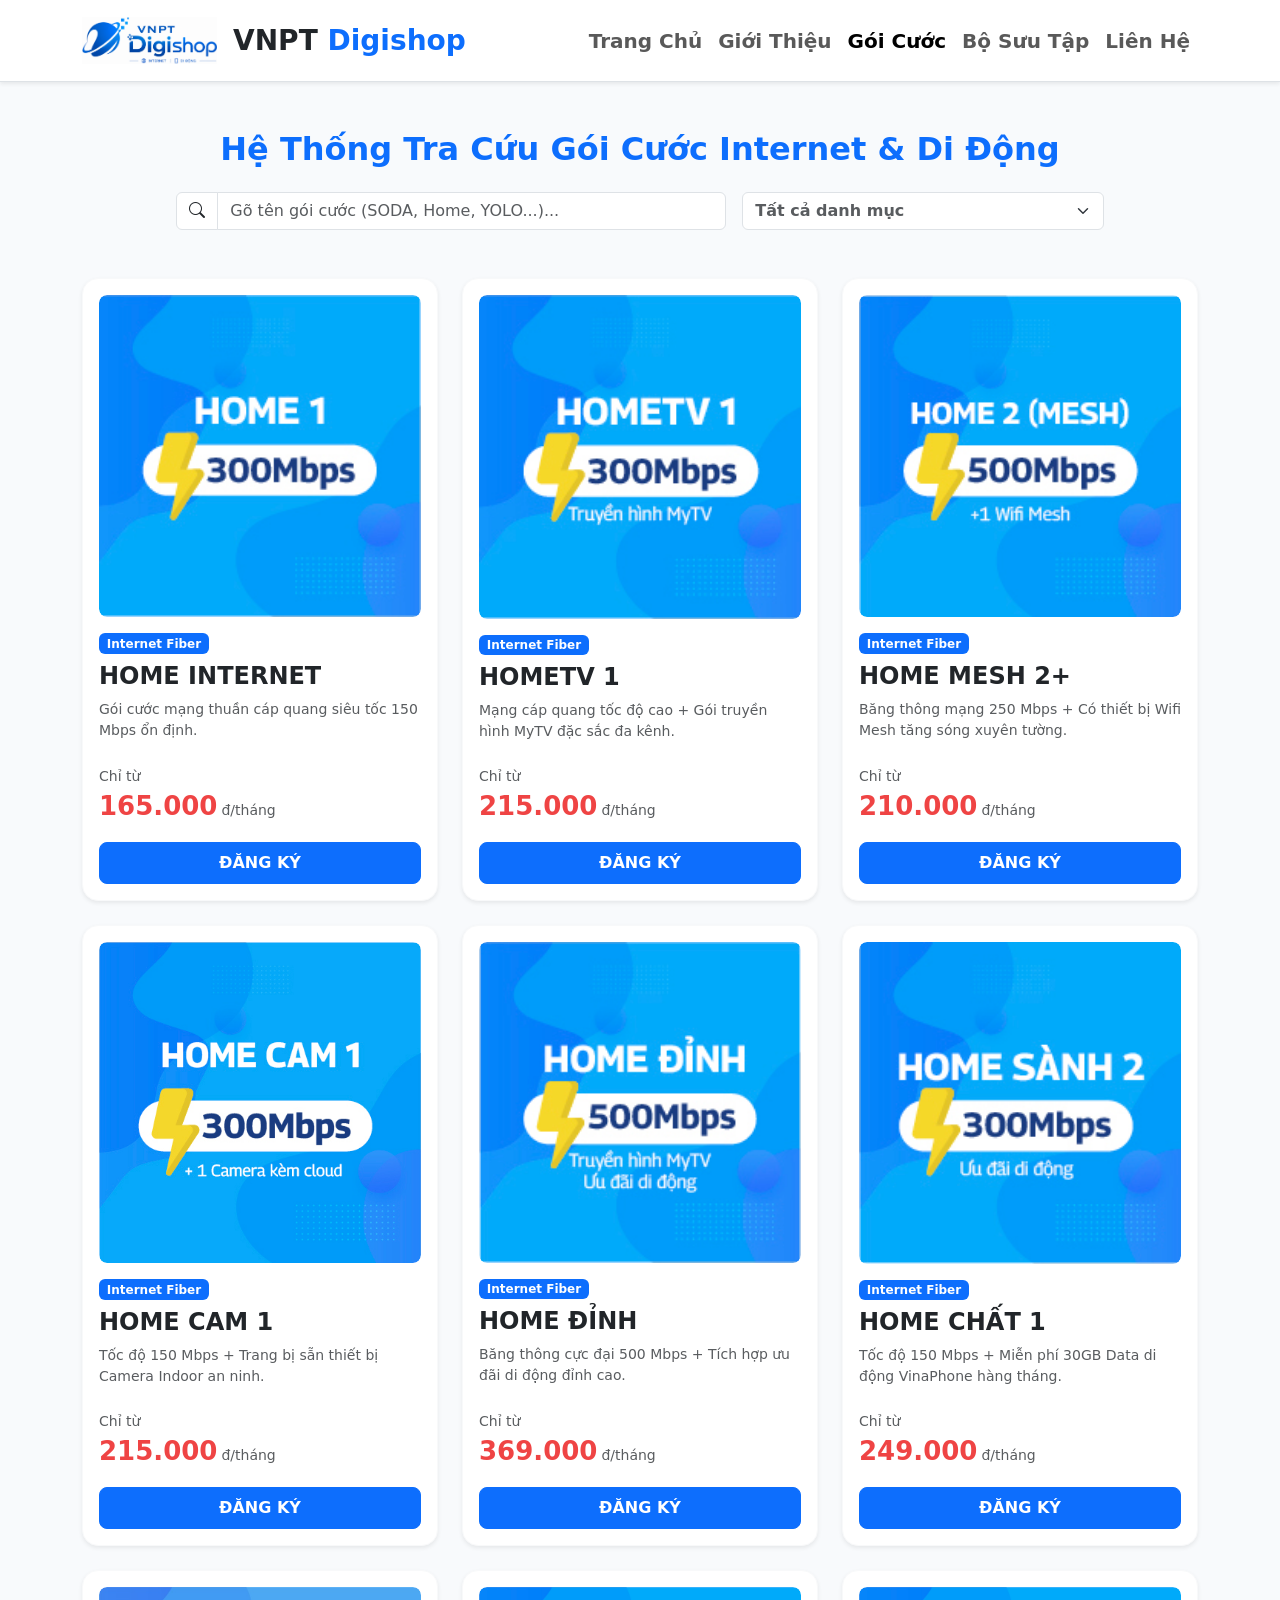
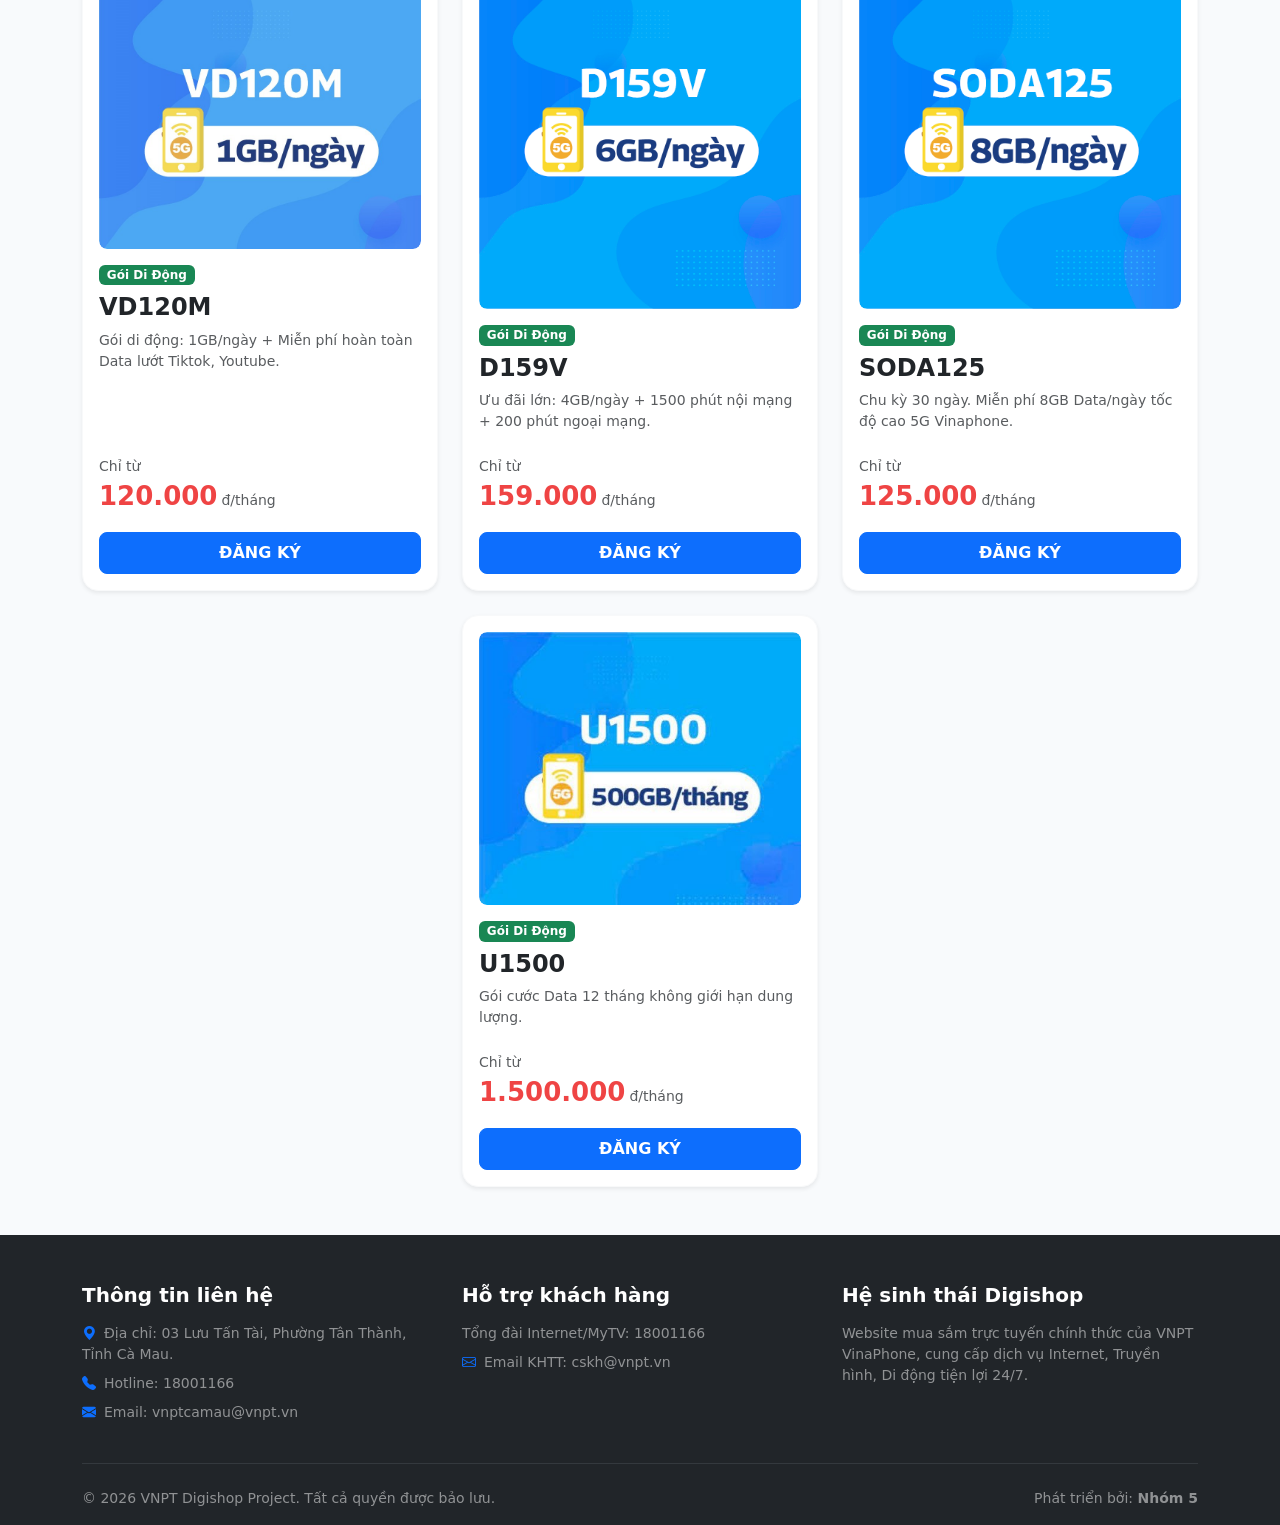
<file: pages/services.html>
<!DOCTYPE html>
<html lang="vi">
<head>
    <meta charset="UTF-8">
    <meta name="viewport" content="width=device-width, initial-scale=1.0">
    <title>Gói Cước Dịch Vụ - VNPT Digishop</title>
    <link href="https://cdn.jsdelivr.net/npm/bootstrap@5.3.3/dist/css/bootstrap.min.css" rel="stylesheet">
    <link href="https://cdn.jsdelivr.net/npm/bootstrap-icons@1.11.3/font/bootstrap-icons.min.css" rel="stylesheet">
    <link rel="stylesheet" href="../assets/css/style.css">
    <link rel="icon" type="image/x-icon" href="../assets/images/favicon.ico">
</head>
<body>

    <nav class="navbar navbar-expand-lg navbar-light bg-white sticky-top border-bottom shadow-sm">
        <div class="container">
            <a class="navbar-brand d-flex align-items-center" href="../index.html">
                <img src="../assets/images/logo-vnpt.jpg" alt="Logo VNPT" class="logo-img-large" onerror="this.src='https://placehold.co/135x60?text=VNPT+LOGO'">
                <span class="fw-bold text-dark fs-3 ms-3">VNPT <span class="text-primary">Digishop</span></span>
            </a>
            <button class="navbar-toggler" type="button" data-bs-toggle="collapse" data-bs-target="#vnptNavbar">
                <span class="navbar-toggler-icon"></span>
            </button>
            <div class="collapse navbar-collapse" id="vnptNavbar">
                <ul class="navbar-nav ms-auto fw-semibold fs-5">
                    <li class="nav-item"><a class="nav-link" href="../index.html">Trang Chủ</a></li>
                    <li class="nav-item"><a class="nav-link" href="./about.html">Giới Thiệu</a></li>
                    <li class="nav-item"><a class="nav-link active" href="./services.html">Gói Cước</a></li>
                    <li class="nav-item"><a class="nav-link" href="./gallery.html">Bộ Sưu Tập</a></li>
                    <li class="nav-item"><a class="nav-link" href="./contact.html">Liên Hệ</a></li>
                </ul>
            </div>
        </div>
    </nav>

    <main class="container py-5">
        <h2 class="text-center fw-bold text-primary mb-4">Hệ Thống Tra Cứu Gói Cước Internet & Di Động</h2>
        
        <div class="row justify-content-center g-3 mb-5">
            <div class="col-md-6">
                <div class="input-group">
                    <span class="input-group-text bg-white"><i class="bi bi-search"></i></span>
                    <input type="text" id="searchInput" class="form-control" placeholder="Gõ tên gói cước (SODA, Home, YOLO...)...">
                </div>
            </div>
            <div class="col-md-4">
                <select id="categoryFilter" class="form-select fw-semibold text-muted">
                    <option value="all">Tất cả danh mục</option>
                    <option value="wifi">Mạng Cáp Quang Wifi</option>
                    <option value="mobile">Gói Di Động Data VinaPhone</option>
                </select>
            </div>
        </div>

        <div id="productGrid" class="row g-4 justify-content-center"></div>
    </main>

    <footer class="bg-dark text-white pt-5 pb-3">
        <div class="container">
            <div class="row g-4 text-start">
                <div class="col-md-4">
                    <h5 class="fw-bold text-white mb-3">Thông tin liên hệ</h5>
                    <p class="text-white-50 small mb-2"><i class="bi bi-geo-alt-fill text-primary me-2"></i>Địa chỉ: 03 Lưu Tấn Tài, Phường Tân Thành, Tỉnh Cà Mau.</p>
                    <p class="text-white-50 small mb-2"><i class="bi bi-telephone-fill text-primary me-2"></i>Hotline: 18001166</p>
                    <p class="text-white-50 small"><i class="bi bi-envelope-fill text-primary me-2"></i>Email: vnptcamau@vnpt.vn</p>
                </div>
                <div class="col-md-4">
                    <h5 class="fw-bold text-white mb-3">Hỗ trợ khách hàng</h5>
                    <p class="text-white-50 small mb-2">Tổng đài Internet/MyTV: 18001166</p>
                    <p class="text-white-50 small"><i class="bi bi-envelope text-primary me-2"></i>Email KHTT: cskh@vnpt.vn</p>
                </div>
                <div class="col-md-4">
                    <h5 class="fw-bold text-white mb-3">Hệ sinh thái Digishop</h5>
                    <p class="text-white-50 small">Website mua sắm trực tuyến chính thức của VNPT VinaPhone, cung cấp dịch vụ Internet, Truyền hình, Di động tiện lợi 24/7.</p>
                </div>
            </div>
            <hr class="border-secondary my-4">
            <div class="d-flex flex-column flex-md-row justify-content-between align-items-center text-white-50 small">
                <p class="mb-2 mb-md-0">&copy; 2026 VNPT Digishop Project. Tất cả quyền được bảo lưu.</p>
                <p class="mb-0">Phát triển bởi: <b>Nhóm 5</b></p>
            </div>
        </div>
    </footer>

    <button id="backToTopBtn"><i class="bi bi-arrow-up-short"></i></button>
    <script src="https://cdn.jsdelivr.net/npm/bootstrap@5.3.3/dist/js/bootstrap.bundle.min.js"></script>
    <script src="../assets/js/script.js"></script>
</body>
</html>
</file>
<file: assets/css/style.css>
* { box-sizing: border-box; }
html { scroll-behavior: smooth; }
body { background-color: #f8fafc; color: #1e293b; }

.logo-img-large { 
    width: 135px !important; 
    height: 55px !important; 
    object-fit: contain; 
}

.hero-slide-img {
    height: 380px;
    object-fit: contain;
    background-color: #e2e8f0;
}

.btn-cta-services {
    background-color: #f59e0b;
    color: #1e293b;
    font-weight: 700;
    font-size: 18px;
    padding: 12px 35px;
    border-radius: 30px;
    border: none;
    display: inline-flex;
    align-items: center;
    text-decoration: none;
    transition: all 0.25s cubic-bezier(0.4, 0, 0.2, 1);
}
.btn-cta-services:hover {
    background-color: #d97706;
    color: white;
    transform: translateY(-3px) scale(1.04);
    box-shadow: 0 10px 25px rgba(217, 119, 6, 0.4);
}

/* 4. TĂNG ĐỘ TƯƠNG PHẢN ĐỔ BÓNG KHI HOVER CARD GÓI CƯỚC VÀ CÁC THẺ */
.card-product, .card-news, .list-group, form {
    background: #ffffff; 
    border: 1px solid #e2e8f0; 
    border-radius: 16px;
    transition: transform 0.25s ease, box-shadow 0.25s ease;
}

.card-product:hover, .card-news:hover {
    transform: translateY(-6px); 
    box-shadow: 0 15px 30px rgba(0, 75, 147, 0.18) !important; /* Đổ bóng đậm hơn rõ nét */
    border-color: #3b82f6;
}

/* ================= KHỐI SỬA LỖI HIỂN THỊ BOX TRÊN TRANG SERVICES ================= */

/* 1. Ẩn hoàn toàn icon chiếc hộp (box-seam) khi trình duyệt đã tải được ảnh thật */
.card-img-placeholder i.bi-box-seam {
    display: none !important;
}

/* 2. Xóa bỏ màu nền xám (tác nhân tạo cảm giác box 3D bao quanh ảnh) */
.card-img-placeholder {
    background-color: transparent !important;
    height: auto !important; /* Tự động co giãn theo chiều cao chuẩn của ảnh gói cước */
    min-height: 180px;
    display: flex;
    align-items: center;
    justify-content: center;
    overflow: hidden;
}

/* 3. Cấu hình định dạng ảnh gói cước hiển thị trọn vẹn 100%, không bị méo hay vỡ khung */
.card-img-actual {
    width: 100% !important; /* Trả về 100% để không làm nhỏ các gói cước bên tab services */
    height: 100% !important;
    object-fit: contain !important; /* Giữ nguyên tỷ lệ gốc của ảnh gói cước VNPT */
}
.price-text { font-size: 26px; font-weight: 800; color: #ef4444; }

.news-thumb { width: 100%; height: 165px; object-fit: cover; }

#backToTopBtn {
    display: none; position: fixed; bottom: 25px; right: 25px; z-index: 99;
    border: none; background-color: #004b93; color: white; width: 45px; height: 45px;
    border-radius: 50%; font-size: 24px; align-items: center; justify-content: center;
    cursor: pointer; transition: background 0.2s;
}
#backToTopBtn:hover { background-color: #f59e0b; }

@media (max-width: 768px) {
    .hero-slide-img { height: 220px; }
    .logo-img-large { width: 95px !important; height: 40px !important; }
}

/* ================= ĐOẠN THÊM MỚI: THU NHỎ ẢNH TRÊN TRANG ABOUT ================= */

/* Nhắm trực tiếp vào thẻ img nằm trong phần text-center của trang Giới thiệu */
.text-center img[src*="cskh-vnpt.jpg"] {
    width: 80% !important;
    height: auto !important;
    display: inline-block;
}
</file>
